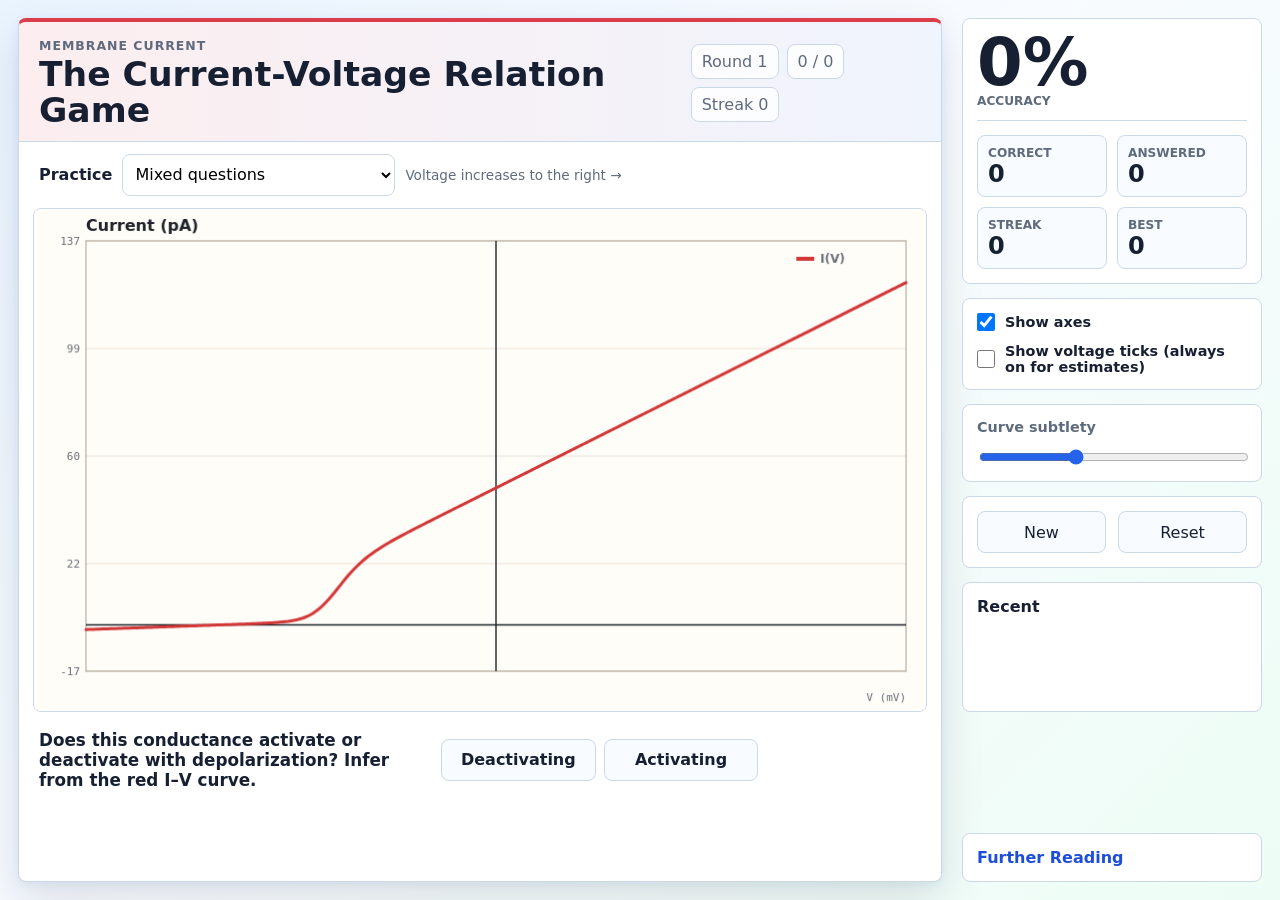
<file: index.html>
<!doctype html>
<html lang="en">
<head>
  <meta charset="utf-8">
  <meta name="viewport" content="width=device-width, initial-scale=1">
  <meta name="theme-color" content="#f5f2ea">
  <meta name="apple-mobile-web-app-capable" content="yes">
  <meta name="apple-mobile-web-app-title" content="The Current-Voltage Relation Game">
  <meta name="apple-mobile-web-app-status-bar-style" content="default">
  <title>The Current-Voltage Relation Game</title>
  <link rel="stylesheet" href="styles.css?v=2026-09-22-topics">
  <script data-goatcounter="https://gregconradismith.goatcounter.com/count" async src="https://gc.zgo.at/count.js"></script>
</head>
<body>
  <main class="app-shell">
    <section class="play-area" aria-labelledby="game-title">
      <div class="top-bar">
        <div>
          <p class="eyebrow">Membrane current</p>
          <h1 id="game-title">The Current-Voltage Relation Game</h1>
        </div>
        <div class="score-strip" aria-label="Score">
          <span id="roundLabel">Round 1</span>
          <span id="scoreLabel">0 / 0</span>
          <span id="streakLabel">Streak 0</span>
        </div>
      </div>

      <div class="topic-control">
        <label for="topicSelect">Practice</label>
        <select id="topicSelect">
          <option value="mixed">Mixed questions</option>
          <option value="reversal">Reversal potential</option>
          <option value="direction">Activation or deactivation</option>
          <option value="midpoint">Half-maximal voltage</option>
          <option value="maximum">Maximum conductance</option>
          <option value="slope">Maximum slope conductance</option>
        </select>
        <span>Voltage increases to the right →</span>
      </div>
      <div class="canvas-wrap">
        <canvas id="gameCanvas" width="1200" height="760" aria-label="Current-voltage graph"></canvas>
      </div>

      <div class="question-row">
        <p id="promptText">Estimate the reversal potential from the red I-V curve.</p>
        <div class="answer-grid" id="answerGrid" aria-label="Answer choices"></div>
      </div>

      <section class="reveal-panel" id="revealPanel" aria-live="polite" hidden>
        <div class="verdict-burst" id="verdictBurst">
          <p class="result-label" id="resultLabel">Result</p>
          <p class="result-text" id="resultText"></p>
          <p class="result-detail" id="resultDetail"></p>
        </div>
        <button class="primary-button" id="nextButton" type="button">Next Round</button>
      </section>
    </section>

    <aside class="side-panel" aria-label="Game controls">
      <section class="score-card" aria-label="Running score">
        <div class="score-main">
          <span id="scorePercent">0%</span>
          <span>accuracy</span>
        </div>
        <div class="score-grid">
          <p><span>Correct</span><strong id="correctCount">0</strong></p>
          <p><span>Answered</span><strong id="attemptCount">0</strong></p>
          <p><span>Streak</span><strong id="currentStreak">0</strong></p>
          <p><span>Best</span><strong id="bestStreak">0</strong></p>
        </div>
      </section>

      <div class="control-group">
        <label class="switch-row">
          <input id="showAxesCheckbox" type="checkbox" checked>
          <span>Show axes</span>
        </label>
        <label class="switch-row">
          <input id="showTicksCheckbox" type="checkbox">
          <span>Show voltage ticks (always on for estimates)</span>
        </label>
      </div>

      <div class="control-group">
        <label for="noiseSlider">Curve subtlety</label>
        <input id="noiseSlider" type="range" min="0" max="100" value="35">
      </div>

      <div class="control-group compact-buttons">
        <button id="newRoundButton" type="button">New</button>
        <button id="resetButton" type="button">Reset</button>
      </div>

      <section class="answer-key" id="answerKey" hidden>
        <div class="legend">
          <span><i class="swatch red"></i>I<sub>mem</sub>(V)</span>
          <span><i class="swatch blue"></i>g(V)</span>
          <span><i class="swatch green"></i>V − E<sub>rev</sub></span>

        </div>
        <dl>
          <div><dt>E<sub>rev</sub></dt><dd id="erevText"></dd></div>
          <div><dt>g(V)</dt><dd id="gateText"></dd></div>
          <div><dt>Max slope</dt><dd id="slopeText"></dd></div>
          <div><dt>Driving force</dt><dd>V − E<sub>rev</sub> (mV)</dd></div>
          <div><dt>Rule</dt><dd>I<sub>mem</sub> = g(V)(V - E<sub>rev</sub>)</dd></div>
        </dl>
      </section>

      <section class="history" aria-label="Recent rounds">
        <h2>Recent</h2>
        <ol id="historyList"></ol>
      </section>

      <nav class="reading-nav" aria-label="Further reading">
        <a href="further-reading.html">Further Reading</a>
      </nav>
    </aside>
  </main>

  <script src="app.js?v=2026-09-22-topics"></script>
</body>
</html>
</file>
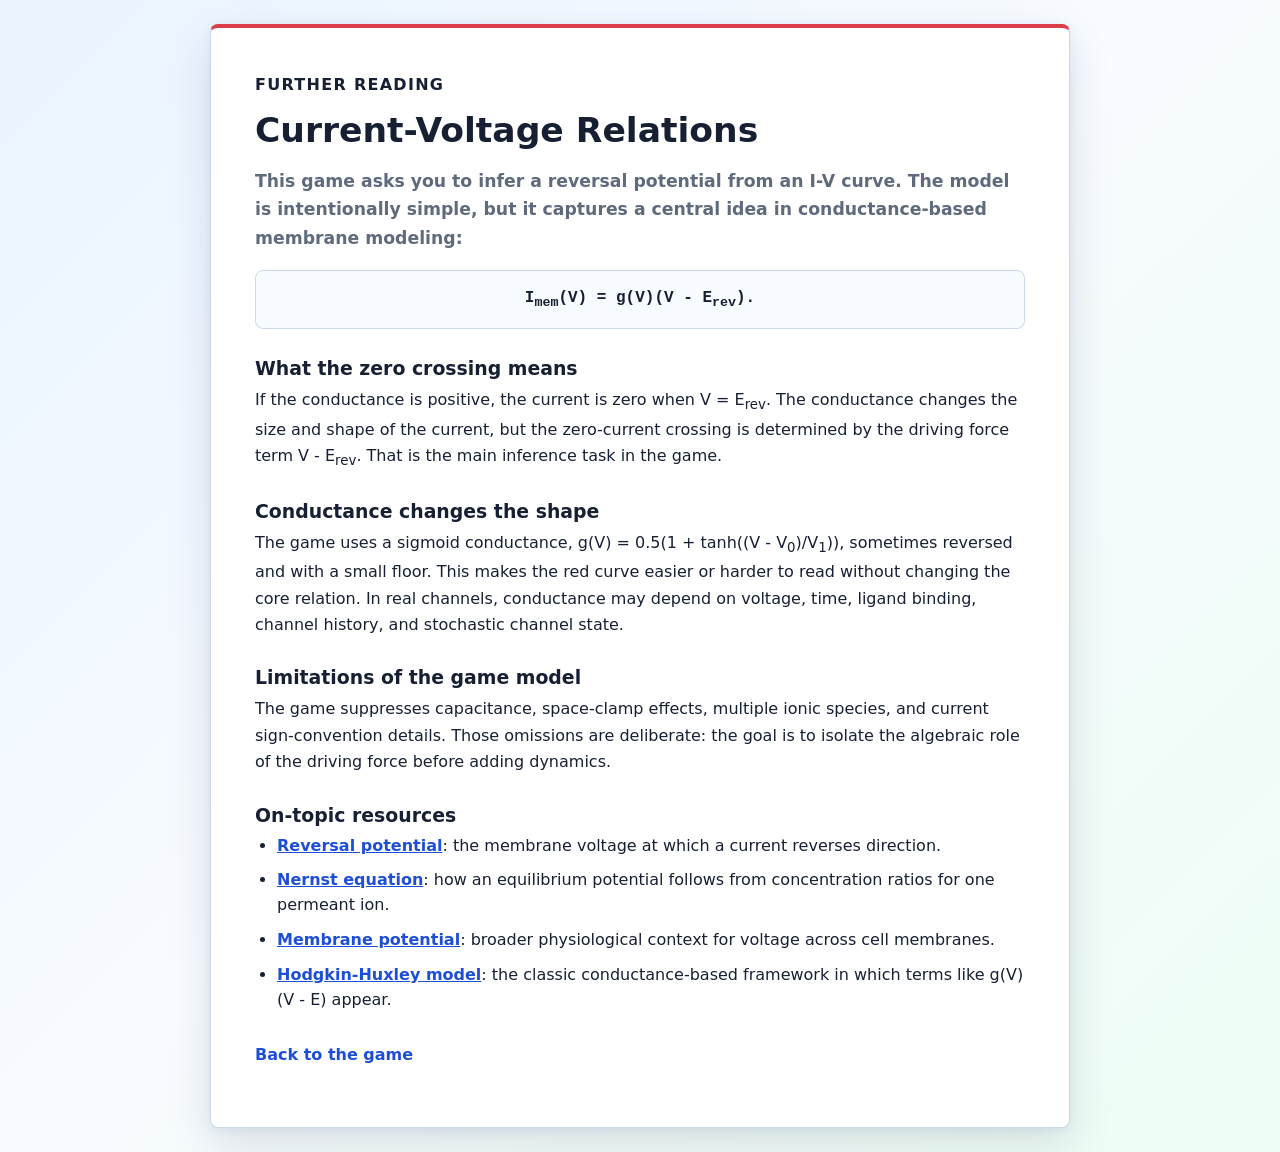
<file: further-reading.html>
<!doctype html>
<html lang="en">
<head>
  <meta charset="utf-8">
  <meta name="viewport" content="width=device-width, initial-scale=1">
  <meta name="theme-color" content="#eef6fb">
  <title>Further Reading: Current-Voltage Relations</title>
  <link rel="stylesheet" href="styles.css?v=2026-06-20-reading">
  <script data-goatcounter="https://gregconradismith.goatcounter.com/count" async src="https://gc.zgo.at/count.js"></script>
</head>
<body>
  <main class="reading-shell">
    <article class="reading-page">
      <p class="eyebrow">Further reading</p>
      <h1>Current-Voltage Relations</h1>
      <p class="lede">
        This game asks you to infer a reversal potential from an I-V curve. The
        model is intentionally simple, but it captures a central idea in
        conductance-based membrane modeling:
      </p>
      <p class="equation">I<sub>mem</sub>(V) = g(V)(V - E<sub>rev</sub>).</p>

      <section>
        <h2>What the zero crossing means</h2>
        <p>
          If the conductance is positive, the current is zero when
          V = E<sub>rev</sub>. The conductance changes the size and shape of the
          current, but the zero-current crossing is determined by the driving
          force term V - E<sub>rev</sub>. That is the main inference task in the
          game.
        </p>
      </section>

      <section>
        <h2>Conductance changes the shape</h2>
        <p>
          The game uses a sigmoid conductance,
          g(V) = 0.5(1 + tanh((V - V<sub>0</sub>)/V<sub>1</sub>)), sometimes
          reversed and with a small floor. This makes the red curve easier or
          harder to read without changing the core relation. In real channels,
          conductance may depend on voltage, time, ligand binding, channel
          history, and stochastic channel state.
        </p>
      </section>

      <section>
        <h2>Limitations of the game model</h2>
        <p>
          The game suppresses capacitance, space-clamp effects, multiple ionic
          species, and current sign-convention details. Those omissions are
          deliberate: the goal is to isolate the algebraic role of the driving
          force before adding dynamics.
        </p>
      </section>

      <section>
        <h2>On-topic resources</h2>
        <ul class="resource-list">
          <li><a href="https://en.wikipedia.org/wiki/Reversal_potential">Reversal potential</a>: the membrane voltage at which a current reverses direction.</li>
          <li><a href="https://en.wikipedia.org/wiki/Nernst_equation">Nernst equation</a>: how an equilibrium potential follows from concentration ratios for one permeant ion.</li>
          <li><a href="https://en.wikipedia.org/wiki/Membrane_potential">Membrane potential</a>: broader physiological context for voltage across cell membranes.</li>
          <li><a href="https://en.wikipedia.org/wiki/Hodgkin%E2%80%93Huxley_model">Hodgkin-Huxley model</a>: the classic conductance-based framework in which terms like g(V)(V - E) appear.</li>
        </ul>
      </section>

      <p class="back-link"><a href="index.html">Back to the game</a></p>
    </article>
  </main>
</body>
</html>
</file>
<file: styles.css>
:root {
  color-scheme: light;
  --paper: #eef6fb;
  --ink: #172033;
  --muted: #5f6b7d;
  --line: #cbd8e6;
  --panel: #ffffff;
  --button: #f8fbff;
  --button-hover: #edf6ff;
  --blue: #2563eb;
  --green: #07936b;
  --red: #dc3d4a;
  --amber: #b45f06;
  --grid: #e2eaf3;
  --shadow: 0 18px 45px rgba(15, 23, 42, 0.12), 0 2px 10px rgba(37, 99, 235, 0.08);
  font-family: Inter, ui-sans-serif, system-ui, -apple-system, BlinkMacSystemFont, "Segoe UI", sans-serif;
}

* {
  box-sizing: border-box;
}

body {
  margin: 0;
  min-height: 100vh;
  color: var(--ink);
  background:
    linear-gradient(135deg, #e9f4ff 0%, #f8fbff 48%, #edfdf5 100%);
}

button,
input {
  font: inherit;
}

button {
  min-height: 42px;
  border: 1px solid var(--line);
  border-radius: 8px;
  color: var(--ink);
  background: var(--button);
  cursor: pointer;
  transition: background 160ms ease, border-color 160ms ease, box-shadow 160ms ease, transform 160ms ease;
}

button:not(:disabled):hover {
  border-color: #93b4df;
  background: var(--button-hover);
  box-shadow: 0 5px 14px rgba(37, 99, 235, 0.12);
  transform: translateY(-1px);
}

button:disabled {
  cursor: default;
  opacity: 0.88;
}

button:focus-visible,
input:focus-visible {
  outline: 3px solid rgba(37, 87, 199, 0.24);
  outline-offset: 2px;
}

.app-shell {
  display: grid;
  grid-template-columns: minmax(0, 1fr) 300px;
  gap: 20px;
  min-height: 100vh;
  padding: 18px;
}

.play-area {
  display: flex;
  flex-direction: column;
  min-width: 0;
  border: 1px solid var(--line);
  border-top: 4px solid var(--red);
  border-radius: 8px;
  background: var(--panel);
  box-shadow: var(--shadow);
  overflow: hidden;
}

.top-bar {
  display: flex;
  align-items: center;
  justify-content: space-between;
  gap: 18px;
  padding: 16px 20px 12px;
  border-bottom: 1px solid var(--line);
  background: linear-gradient(90deg, rgba(220, 61, 74, 0.09), rgba(37, 99, 235, 0.07));
}

.eyebrow {
  margin: 0 0 3px;
  color: var(--muted);
  font-size: 0.78rem;
  font-weight: 700;
  letter-spacing: 0.08em;
  text-transform: uppercase;
}

h1 {
  margin: 0;
  font-size: clamp(1.45rem, 2.7vw, 2.55rem);
  line-height: 1.05;
}

.score-strip {
  display: flex;
  flex-wrap: wrap;
  gap: 8px;
  align-items: center;
  color: var(--muted);
  white-space: nowrap;
}

.score-strip span {
  padding: 7px 10px;
  border: 1px solid var(--line);
  border-radius: 8px;
  background: rgba(255, 255, 255, 0.82);
}

.canvas-wrap {
  min-height: 0;
  padding: 12px 14px 6px;
}

canvas {
  display: block;
  width: 100%;
  aspect-ratio: 5 / 3;
  max-height: min(56vh, calc(100vh - 265px));
  border: 1px solid var(--line);
  border-radius: 8px;
  background: #ffffff;
}

.question-row {
  display: grid;
  grid-template-columns: minmax(220px, 1fr) minmax(260px, 480px);
  gap: 16px;
  align-items: center;
  padding: 12px 20px 14px;
}

.question-row p {
  margin: 0;
  font-size: 1.05rem;
  font-weight: 700;
}

.answer-grid {
  display: grid;
  grid-template-columns: repeat(3, minmax(0, 1fr));
  gap: 8px;
}

.answer-button {
  font-weight: 800;
}

.answer-button.correct {
  border-color: rgba(35, 131, 79, 0.65);
  color: #075b43;
  background: rgba(7, 147, 107, 0.14);
  box-shadow: inset 0 -3px 0 rgba(7, 147, 107, 0.24);
}

.answer-button.incorrect {
  border-color: rgba(211, 56, 56, 0.65);
  color: #8f1722;
  background: rgba(220, 61, 74, 0.13);
  box-shadow: inset 0 -3px 0 rgba(220, 61, 74, 0.20);
}

.reveal-panel {
  display: flex;
  align-items: center;
  justify-content: space-between;
  gap: 18px;
  padding: 18px 20px;
  border-top: 1px solid var(--line);
  background: #f6fbff;
}

.reveal-panel.is-correct {
  background: linear-gradient(90deg, rgba(7, 147, 107, 0.18), #f6fbff 72%);
}

.reveal-panel.is-incorrect {
  background: linear-gradient(90deg, rgba(220, 61, 74, 0.14), #f6fbff 72%);
}

.verdict-burst {
  min-width: 0;
  animation: verdict-pop 360ms ease-out;
}

.verdict-burst.is-correct .result-text {
  color: var(--green);
}

.verdict-burst.is-incorrect .result-text {
  color: var(--red);
}

.result-label {
  margin: 0 0 4px;
  color: var(--muted);
  font-size: 0.78rem;
  font-weight: 800;
  text-transform: uppercase;
}

.result-text {
  margin: 0;
  font-size: clamp(2rem, 5vw, 4.2rem);
  font-weight: 900;
  line-height: 0.95;
}

.result-detail {
  margin: 8px 0 0;
  color: var(--muted);
  font-size: 1rem;
  font-weight: 750;
}

.primary-button {
  min-width: 132px;
  border-color: #1d4ed8;
  color: #fff;
  background: #1d4ed8;
  font-weight: 800;
}

.side-panel {
  display: flex;
  flex-direction: column;
  gap: 14px;
  min-width: 0;
}

.score-card,
.control-group,
.answer-key,
.history {
  border: 1px solid var(--line);
  border-radius: 8px;
  background: var(--panel);
  padding: 14px;
}

.score-main {
  display: grid;
  gap: 2px;
  padding-bottom: 12px;
  border-bottom: 1px solid var(--line);
}

.score-main span:first-child {
  font-size: clamp(2.4rem, 8vw, 4.1rem);
  font-weight: 900;
  line-height: 0.9;
}

.score-main span:last-child,
.score-grid span {
  color: var(--muted);
  font-size: 0.76rem;
  font-weight: 800;
  text-transform: uppercase;
}

.score-grid {
  display: grid;
  grid-template-columns: 1fr 1fr;
  gap: 10px;
  margin-top: 14px;
}

.score-grid p {
  display: grid;
  gap: 2px;
  margin: 0;
  padding: 10px;
  border: 1px solid var(--line);
  border-radius: 8px;
  background: #f8fbff;
}

.score-grid strong {
  font-size: 1.5rem;
  line-height: 1;
}

.control-group {
  display: grid;
  gap: 12px;
}

.control-group label {
  color: var(--muted);
  font-size: 0.9rem;
  font-weight: 750;
}

.switch-row {
  display: grid;
  grid-template-columns: 18px 1fr;
  gap: 10px;
  align-items: center;
  color: var(--ink) !important;
}

.switch-row input {
  width: 18px;
  height: 18px;
  margin: 0;
}

input[type="range"] {
  width: 100%;
  accent-color: var(--blue);
}

.compact-buttons {
  grid-template-columns: 1fr 1fr;
}

.legend {
  display: flex;
  flex-wrap: wrap;
  gap: 12px;
  margin-bottom: 12px;
  color: var(--muted);
  font-size: 0.88rem;
  font-weight: 750;
}

.swatch {
  display: inline-block;
  width: 18px;
  height: 4px;
  margin-right: 6px;
  vertical-align: middle;
  border-radius: 2px;
}

.swatch.red {
  background: var(--red);
}

.swatch.blue {
  background: var(--blue);
}

.swatch.green {
  background: var(--green);
}

dl {
  display: grid;
  gap: 8px;
  margin: 0;
}

dl div {
  display: grid;
  grid-template-columns: 70px 1fr;
  gap: 8px;
}

dt {
  color: var(--muted);
  font-weight: 800;
}

dd {
  margin: 0;
  font-weight: 700;
}

.history {
  min-height: 130px;
}

.history h2 {
  margin: 0 0 10px;
  font-size: 1rem;
}

.history ol {
  display: grid;
  gap: 8px;
  margin: 0;
  padding-left: 22px;
  color: var(--muted);
}

.history li.correct {
  color: var(--green);
}

.history li.incorrect {
  color: var(--amber);
}

.reading-nav {
  margin-top: auto;
  border: 1px solid var(--line);
  border-radius: 8px;
  background: var(--panel);
  padding: 14px;
}

.reading-nav a,
.back-link a {
  color: #1d4ed8;
  font-weight: 850;
  text-decoration: none;
}

.reading-nav a:hover,
.back-link a:hover {
  text-decoration: underline;
}

.reading-shell {
  min-height: 100vh;
  padding: 24px;
}

.reading-page {
  max-width: 860px;
  margin: 0 auto;
  border: 1px solid var(--line);
  border-top: 4px solid var(--red);
  border-radius: 8px;
  background: var(--panel);
  box-shadow: var(--shadow);
  padding: clamp(22px, 4vw, 44px);
}

.reading-page h1 {
  margin-bottom: 18px;
}

.reading-page h2 {
  margin: 28px 0 8px;
  font-size: 1.18rem;
}

.reading-page p {
  margin: 0 0 14px;
  color: var(--ink);
  font-size: 1rem;
  line-height: 1.65;
}

.reading-page .lede {
  color: var(--muted);
  font-size: 1.08rem;
  font-weight: 650;
}

.equation {
  display: block;
  margin: 18px 0 22px !important;
  padding: 14px 16px;
  border: 1px solid var(--line);
  border-radius: 8px;
  background: #f8fbff;
  font-family: ui-monospace, SFMono-Regular, Menlo, Consolas, monospace;
  font-weight: 800;
  text-align: center;
}

.resource-list {
  display: grid;
  gap: 10px;
  margin: 0;
  padding-left: 22px;
}

.resource-list li {
  line-height: 1.55;
}

.resource-list a {
  color: #1d4ed8;
  font-weight: 850;
}

.back-link {
  margin-top: 30px !important;
}

@keyframes verdict-pop {
  0% {
    opacity: 0;
    transform: translateY(10px) scale(0.96);
  }

  70% {
    transform: translateY(0) scale(1.03);
  }

  100% {
    opacity: 1;
    transform: translateY(0) scale(1);
  }
}

[hidden] {
  display: none !important;
}

@media (max-width: 900px) {
  .app-shell {
    grid-template-columns: 1fr;
    padding: 10px;
  }

  .side-panel {
    display: grid;
    grid-template-columns: repeat(2, minmax(0, 1fr));
  }

  .score-card,
  .answer-key,
  .history {
    grid-column: 1 / -1;
  }
}

@media (max-width: 660px) {
  .top-bar,
  .reveal-panel {
    align-items: stretch;
    flex-direction: column;
  }

  .question-row {
    grid-template-columns: 1fr;
  }

  .answer-grid {
    grid-template-columns: repeat(2, minmax(0, 1fr));
  }

  .score-strip {
    justify-content: space-between;
  }

  .side-panel {
    grid-template-columns: 1fr;
  }

  canvas {
    aspect-ratio: 4 / 3;
    max-height: none;
  }
}

.topic-control {
  display: flex;
  flex-wrap: wrap;
  align-items: center;
  gap: 10px;
  padding: 12px 20px 0;
}
.topic-control label { font-weight: 800; }
.topic-control span { color: var(--muted); font-size: 0.85rem; }
select { font: inherit; max-width: 100%; min-height: 42px; border: 1px solid var(--line); border-radius: 8px; background: white; padding: 8px; }
select:focus-visible { outline: 3px solid #93b4df; }
.answer-button { padding: 8px; overflow-wrap: anywhere; }
canvas { min-height: 360px; }

canvas.revealed { min-height: 600px; max-height: none; }
</file>
